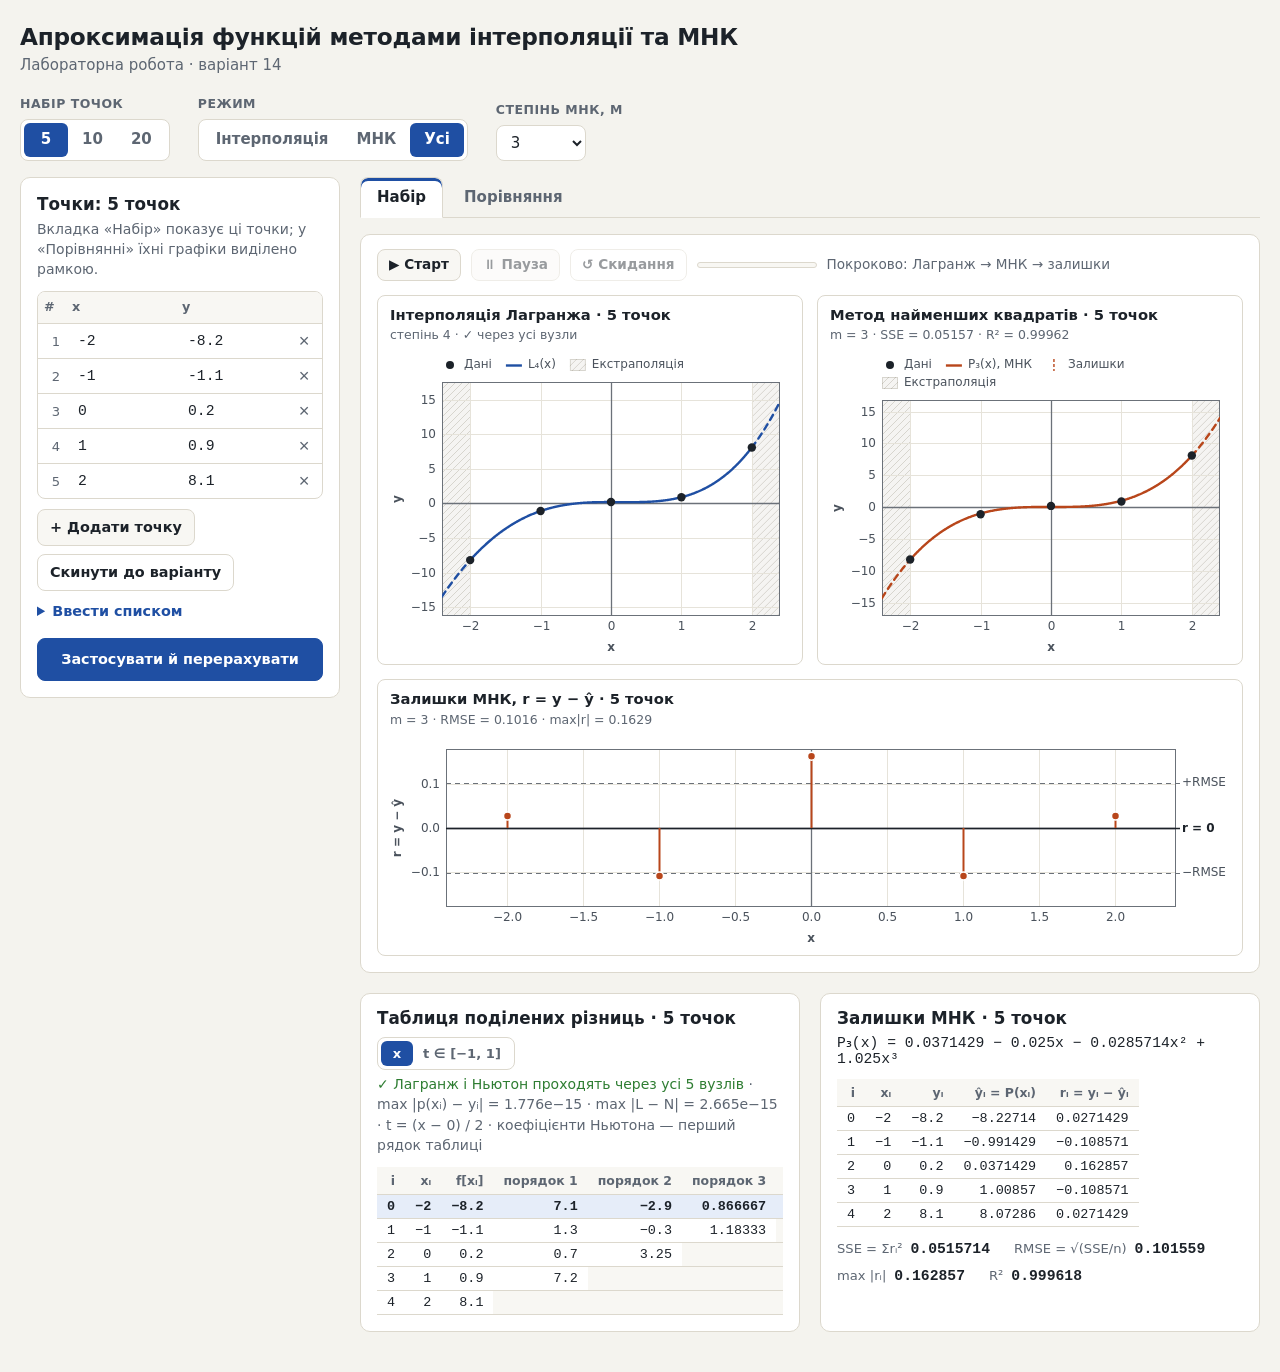
<file: index.html>
<!DOCTYPE html>
<html lang="uk">
<head>
  <meta charset="UTF-8">
  <meta name="viewport" content="width=device-width, initial-scale=1">
  <title>Апроксимація функцій — варіант 14</title>
  <link rel="stylesheet" href="style.css">
</head>
<body>
  <header class="app-header">
    <h1>Апроксимація функцій методами інтерполяції та МНК</h1>
    <p class="subtitle">Лабораторна робота · варіант 14</p>
  </header>

  <!-- Панель керування: набір, режим, степінь МНК -->
  <section class="toolbar" aria-label="Керування">
    <fieldset class="segmented">
      <legend>Набір точок</legend>
      <div class="segmented-options">
        <label><input type="radio" name="dataset" value="set5" checked><span>5</span></label>
        <label><input type="radio" name="dataset" value="set10"><span>10</span></label>
        <label><input type="radio" name="dataset" value="set20"><span>20</span></label>
      </div>
    </fieldset>

    <fieldset class="segmented">
      <legend>Режим</legend>
      <div class="segmented-options">
        <label><input type="radio" name="mode" value="interp"><span>Інтерполяція</span></label>
        <label><input type="radio" name="mode" value="lsq"><span>МНК</span></label>
        <label><input type="radio" name="mode" value="all" checked><span>Усі</span></label>
      </div>
    </fieldset>

    <label class="degree-control" data-mode="lsq">
      <span class="control-label">Степінь МНК, m</span>
      <select id="degree">
        <option value="1">1</option>
        <option value="2">2</option>
        <option value="3" selected>3</option>
        <option value="4">4</option>
      </select>
    </label>
  </section>

  <main class="layout">
    <!-- Ручний ввід точок активного набору -->
    <aside class="panel" aria-labelledby="form-title">
      <h2 id="form-title">Точки: <span id="dataset-name"></span></h2>
      <p class="hint">Вкладка «Набір» показує ці точки; у «Порівнянні» їхні графіки виділено рамкою.</p>

      <form id="points-form" novalidate>
        <div class="table-wrap points-wrap">
          <table class="points-table">
            <thead>
              <tr><th scope="col">#</th><th scope="col">x</th><th scope="col">y</th><th scope="col"><span class="sr-only">Дії</span></th></tr>
            </thead>
            <tbody id="points-body"></tbody>
          </table>
        </div>

        <div class="form-row">
          <button type="button" id="add-point" class="btn">+ Додати точку</button>
          <button type="button" id="reset-points" class="btn btn-ghost">Скинути до варіанту</button>
        </div>

        <details class="bulk">
          <summary>Ввести списком</summary>
          <label for="bulk-input">Одна точка на рядок: <code>x y</code> або <code>x;y</code></label>
          <textarea id="bulk-input" rows="6" spellcheck="false" placeholder="-2 -8.2&#10;-1;-1.1&#10;0 0.2"></textarea>
          <button type="button" id="bulk-apply" class="btn">Перенести в таблицю</button>
        </details>

        <ul id="errors" class="errors" aria-live="polite"></ul>

        <button type="submit" class="btn btn-primary">Застосувати й перерахувати</button>
        <p id="dirty-note" class="dirty-note" hidden>Є незастосовані зміни</p>
      </form>
    </aside>

    <section class="results" aria-label="Результати">
      <!-- Вкладки: активний набір / порівняння трьох наборів -->
      <div class="tabs" role="tablist" aria-label="Подання результатів">
        <button type="button" class="tab" role="tab" id="tab-focus" aria-controls="panel-focus" aria-selected="true" data-tab="focus">Набір</button>
        <button type="button" class="tab" role="tab" id="tab-compare" aria-controls="panel-compare" aria-selected="false" tabindex="-1" data-tab="compare">Порівняння</button>
      </div>

      <!-- Вкладка «Набір»: великі графіки активного набору і таблиці -->
      <div class="tab-panel" role="tabpanel" id="panel-focus" aria-labelledby="tab-focus">
        <div class="chart-row">
          <!-- Покрокова анімація: Лагранж → МНК → залишки (js/animation.js) -->
          <div class="demo-bar" role="group" aria-label="Покрокова анімація">
            <button type="button" id="demo-start" class="btn btn-sm">▶ Старт</button>
            <button type="button" id="demo-pause" class="btn btn-sm" disabled>⏸ Пауза</button>
            <button type="button" id="demo-reset" class="btn btn-sm btn-ghost" disabled>↺ Скидання</button>
            <div class="demo-track" role="progressbar" aria-label="Хід анімації" aria-valuemin="0" aria-valuemax="100" aria-valuenow="0">
              <div id="demo-progress" class="demo-fill"></div>
            </div>
            <span id="demo-status" class="demo-status"></span>
          </div>
          <div class="focus-grid">
          <figure class="chart chart-focus" data-mode="interp" data-view="focus" data-kind="lagrange">
            <figcaption><span class="chart-title"></span><span class="chart-sub"></span></figcaption>
            <canvas role="img" aria-label="Інтерполяція Лагранжа, активний набір"></canvas>
          </figure>
          <figure class="chart chart-focus" data-mode="lsq" data-view="focus" data-kind="lsq">
            <figcaption><span class="chart-title"></span><span class="chart-sub"></span></figcaption>
            <canvas role="img" aria-label="МНК, активний набір"></canvas>
          </figure>
          <figure class="chart chart-resid chart-wide" data-mode="lsq" data-view="focus" data-kind="resid">
            <figcaption><span class="chart-title"></span><span class="chart-sub"></span></figcaption>
            <canvas role="img" aria-label="Залишки МНК, активний набір"></canvas>
          </figure>
          </div>
        </div>

        <!-- Таблиці для активного набору -->
        <div class="tables">
          <section class="table-card" data-mode="interp">
            <div class="card-head">
              <h2 id="divided-title">Таблиця поділених різниць</h2>
              <fieldset class="segmented segmented-sm">
                <legend class="sr-only">Змінна таблиці</legend>
                <div class="segmented-options">
                  <label><input type="radio" name="table-space" value="x" checked><span>x</span></label>
                  <label><input type="radio" name="table-space" value="t"><span>t ∈ [−1, 1]</span></label>
                </div>
              </fieldset>
            </div>
            <p id="newton-info" class="muted"></p>
            <div class="table-wrap"><table id="divided-table" class="data-table"></table></div>
          </section>

          <section class="table-card" data-mode="lsq">
            <h2 id="residual-title">Залишки МНК</h2>
            <p id="lsq-formula" class="formula"></p>
            <div class="table-wrap"><table id="residual-table" class="data-table"></table></div>
            <dl id="lsq-summary" class="summary"></dl>
          </section>
        </div>
      </div>

      <!-- Вкладка «Порівняння»: 6 полотен, кожне зі своїм автомасштабом -->
      <div class="tab-panel" role="tabpanel" id="panel-compare" aria-labelledby="tab-compare" hidden>
        <div class="chart-row" data-mode="interp">
          <h2 class="row-title"><span class="swatch swatch-curve"></span>Інтерполяція Лагранжа</h2>
          <div class="chart-grid">
          <figure class="chart" data-view="compare" data-kind="lagrange" data-set="set5">
            <figcaption><span class="chart-title"></span><span class="chart-sub"></span></figcaption>
            <canvas role="img" aria-label="Інтерполяція Лагранжа, 5 точок"></canvas>
          </figure>
          <figure class="chart" data-view="compare" data-kind="lagrange" data-set="set10">
            <figcaption><span class="chart-title"></span><span class="chart-sub"></span></figcaption>
            <canvas role="img" aria-label="Інтерполяція Лагранжа, 8 точок"></canvas>
          </figure>
          <figure class="chart" data-view="compare" data-kind="lagrange" data-set="set20">
            <figcaption><span class="chart-title"></span><span class="chart-sub"></span></figcaption>
            <canvas role="img" aria-label="Інтерполяція Лагранжа, 20 точок"></canvas>
          </figure>
          </div>
        </div>

        <div class="chart-row" data-mode="lsq">
          <h2 class="row-title"><span class="swatch swatch-lsq"></span>Метод найменших квадратів · <span id="compare-degree">m = 3</span> для всіх наборів</h2>
          <div class="chart-grid">
          <figure class="chart" data-view="compare" data-kind="lsq" data-set="set5">
            <figcaption><span class="chart-title"></span><span class="chart-sub"></span></figcaption>
            <canvas role="img" aria-label="МНК, 5 точок"></canvas>
          </figure>
          <figure class="chart" data-view="compare" data-kind="lsq" data-set="set10">
            <figcaption><span class="chart-title"></span><span class="chart-sub"></span></figcaption>
            <canvas role="img" aria-label="МНК, 8 точок"></canvas>
          </figure>
          <figure class="chart" data-view="compare" data-kind="lsq" data-set="set20">
            <figcaption><span class="chart-title"></span><span class="chart-sub"></span></figcaption>
            <canvas role="img" aria-label="МНК, 20 точок"></canvas>
          </figure>
          </div>
        </div>
      </div>
    </section>
  </main>

  <div id="tooltip" class="tooltip" role="tooltip" hidden></div>

  <!-- Звичайні скрипти (без type="module"): сторінка працює з диска, без сервера.
       Порядок важливий: дані → обчислення → анімація → графіки → головний модуль. -->
  <script src="js/data.js"></script>
  <script src="js/lagrange.js"></script>
  <script src="js/lsq.js"></script>
  <script src="js/validation.js"></script>
  <script src="js/animation.js"></script>
  <script src="js/plot.js"></script>
  <script src="js/main.js"></script>
</body>
</html>
</file>
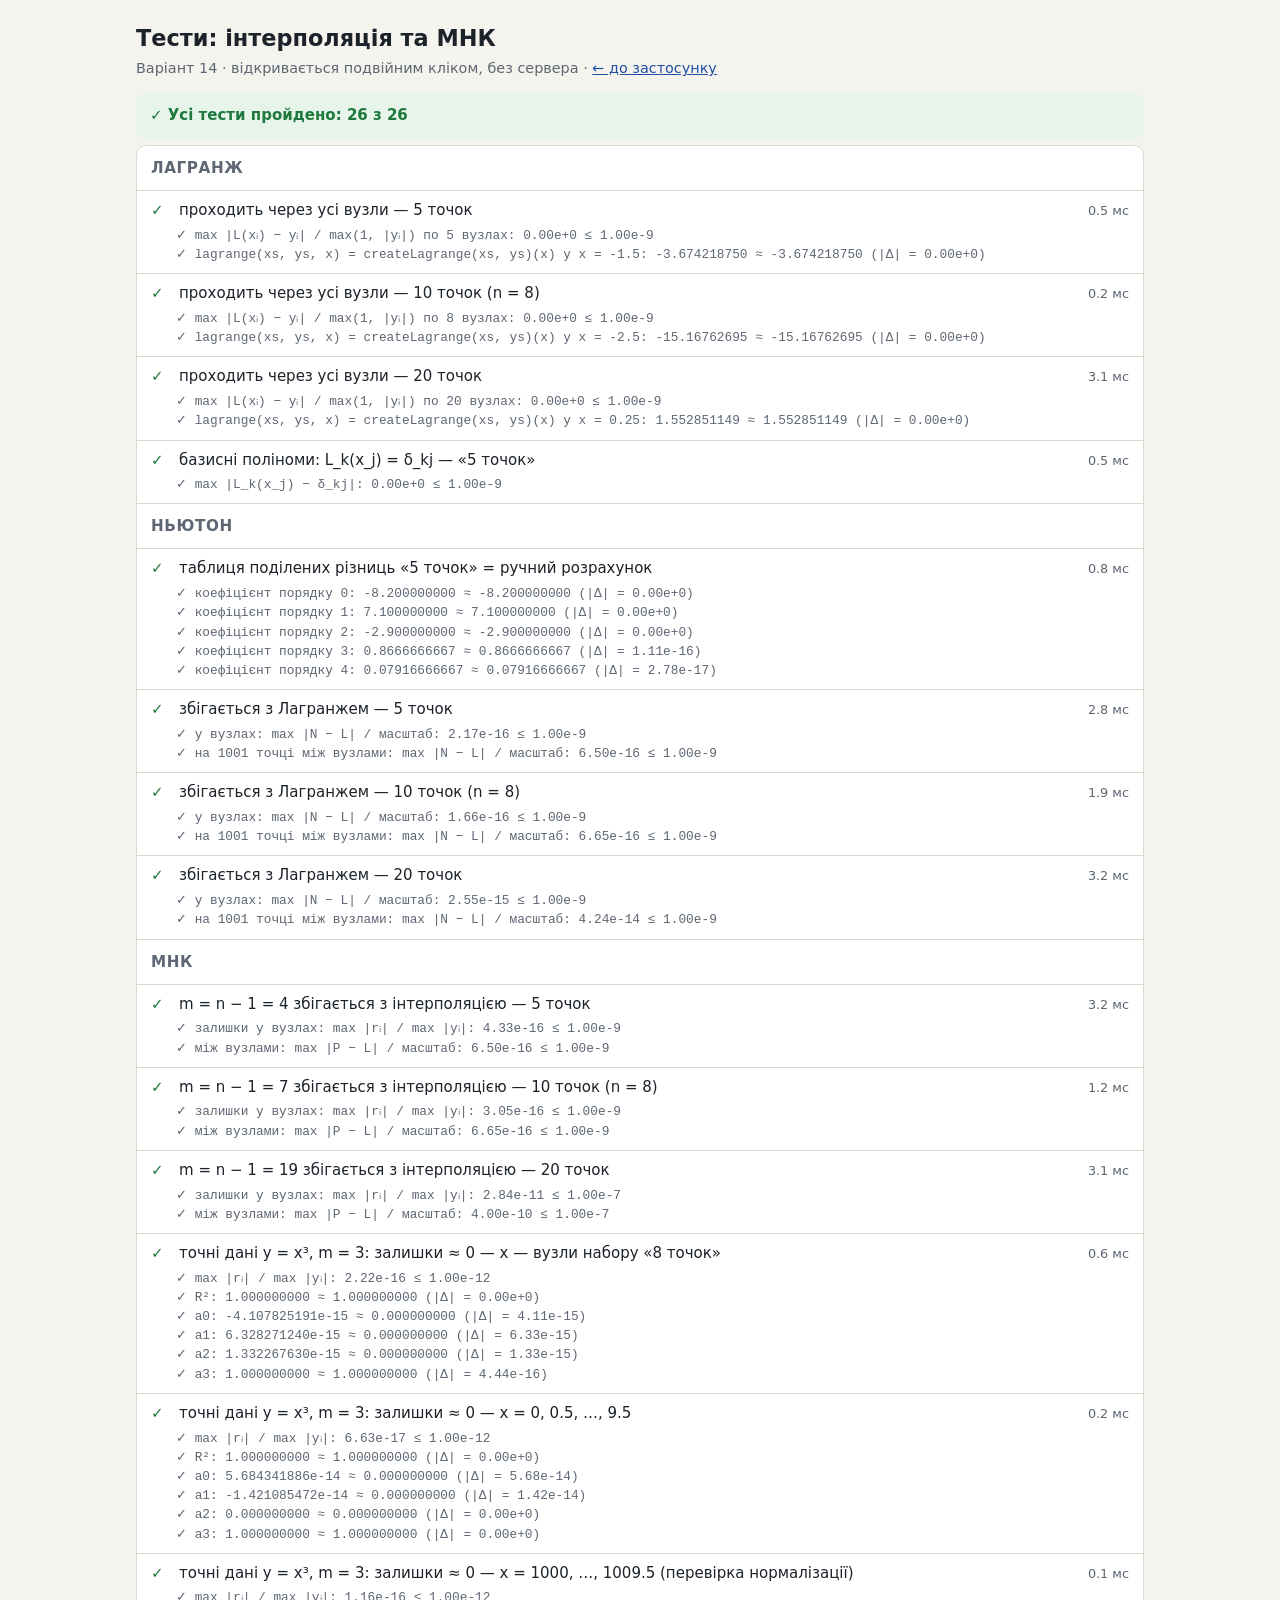
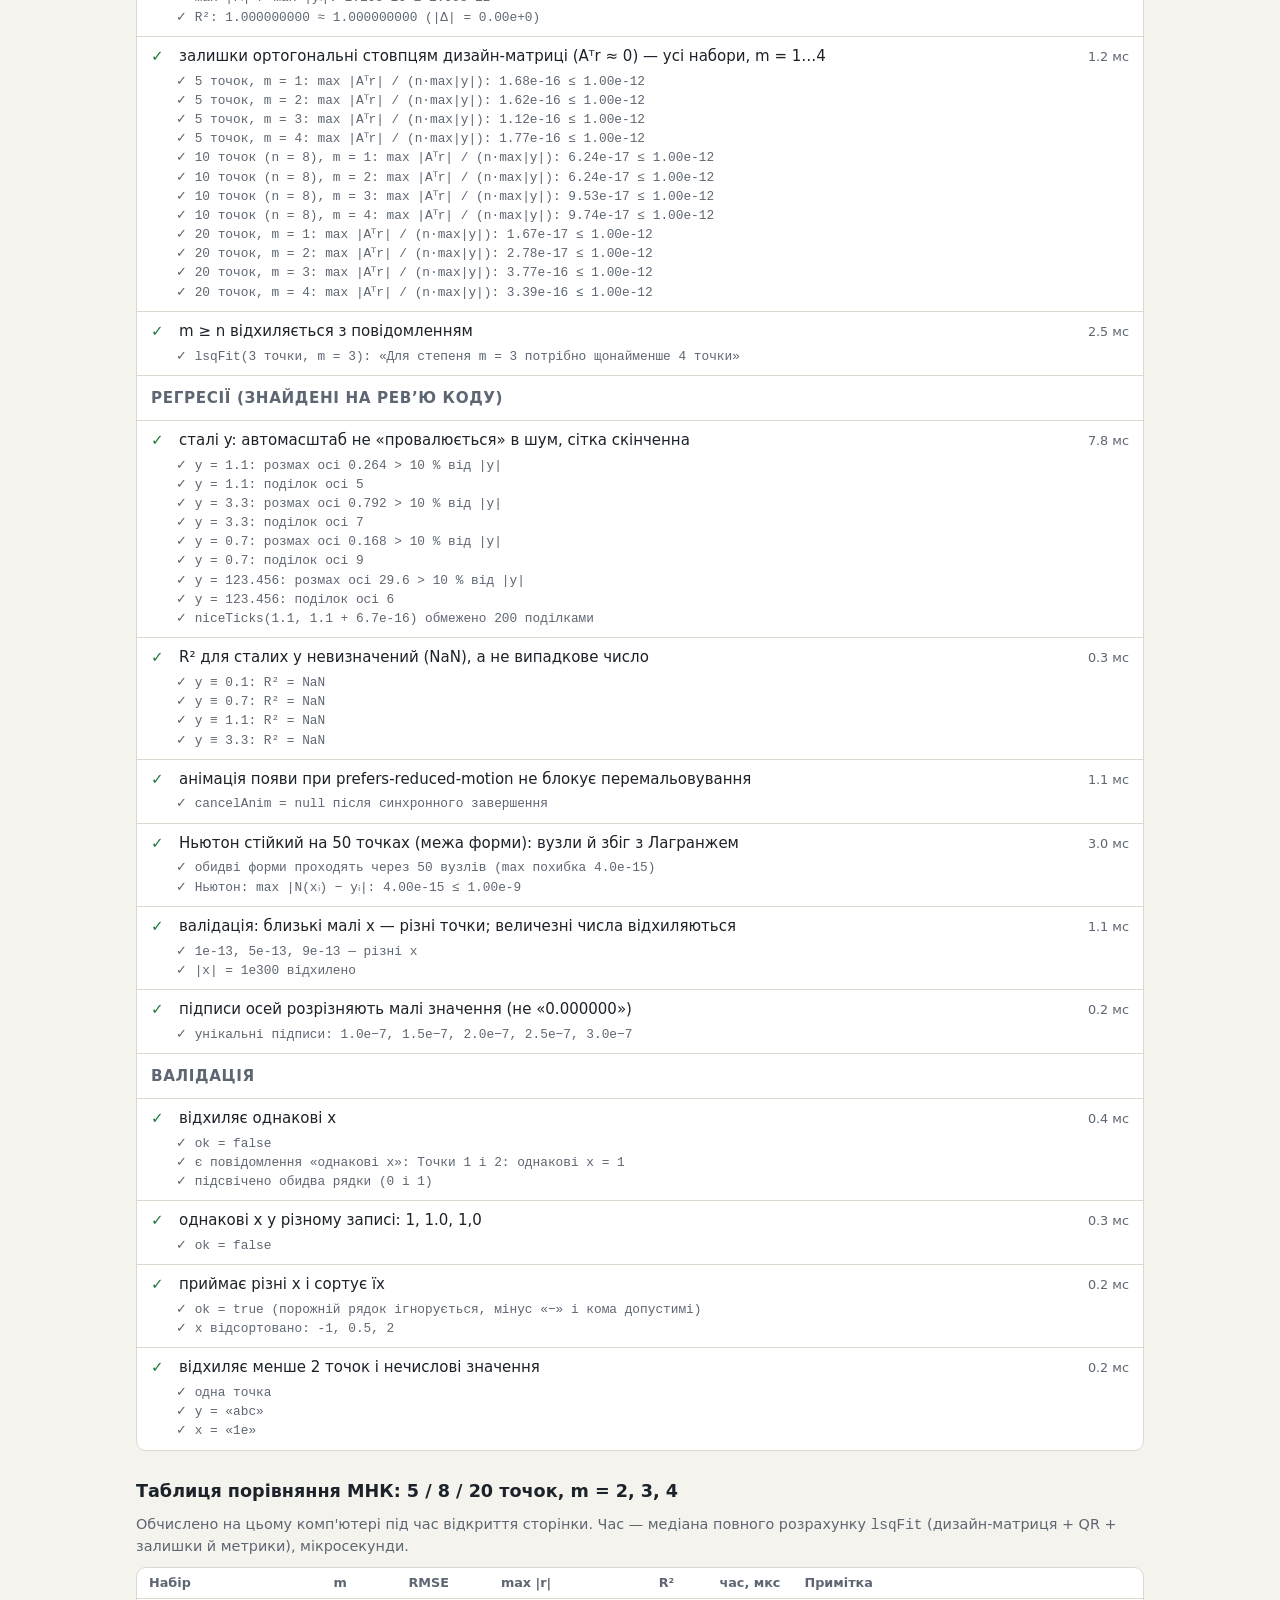
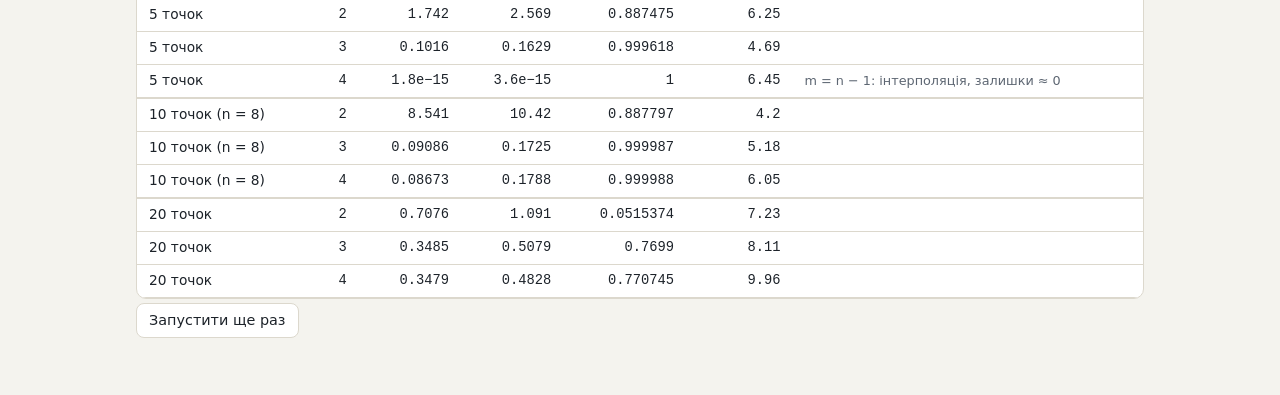
<file: tests.html>
<!DOCTYPE html>
<html lang="uk">
<head>
  <meta charset="UTF-8">
  <meta name="viewport" content="width=device-width, initial-scale=1">
  <title>Тести — апроксимація, варіант 14</title>
  <style>
    :root {
      --bg: #f4f3ee; --surface: #fff; --text: #1c2229; --muted: #5d6672; --border: #dcd8cd;
      --ok: #1e7a3c; --ok-bg: #e6f4ea; --fail: #b3261e; --fail-bg: #fdecea; --accent: #1f4fa3;
      --mono: ui-monospace, "Cascadia Mono", Consolas, "Liberation Mono", monospace;
      color-scheme: light;
    }
    @media (prefers-color-scheme: dark) {
      :root {
        --bg: #14171b; --surface: #1c2025; --text: #e6e8eb; --muted: #9aa3ad; --border: #333a42;
        --ok: #81c784; --ok-bg: #1d3324; --fail: #ff8a80; --fail-bg: #3a1f1d; --accent: #7ea8ff;
        color-scheme: dark;
      }
    }
    * { box-sizing: border-box; }
    body { margin: 0; background: var(--bg); color: var(--text); font: 15px/1.45 system-ui, -apple-system, "Segoe UI", Roboto, Arial, sans-serif; }
    main { max-width: 1040px; margin: 0 auto; padding: 22px 16px 48px; }
    h1 { font-size: 1.4rem; margin: 0 0 4px; }
    h2 { font-size: 1.1rem; margin: 28px 0 10px; }
    h3 { font-size: 0.95rem; margin: 18px 0 6px; color: var(--muted); text-transform: uppercase; letter-spacing: 0.04em; }
    p { margin: 4px 0 10px; }
    .muted { color: var(--muted); font-size: 0.9rem; }
    a { color: var(--accent); }
    .summary { display: flex; align-items: center; gap: 12px; flex-wrap: wrap; padding: 12px 14px; border-radius: 10px; margin: 14px 0 6px; font-weight: 600; }
    .summary.ok { background: var(--ok-bg); color: var(--ok); }
    .summary.fail { background: var(--fail-bg); color: var(--fail); }
    button { font: inherit; font-size: 0.9rem; padding: 6px 12px; border-radius: 8px; border: 1px solid var(--border); background: var(--surface); color: var(--text); cursor: pointer; }
    button:hover { border-color: var(--accent); }
    .tests { list-style: none; padding: 0; margin: 0; background: var(--surface); border: 1px solid var(--border); border-radius: 10px; overflow: hidden; }
    .tests li { padding: 9px 14px; border-top: 1px solid var(--border); }
    .tests li:first-child { border-top: 0; }
    .tests .head { display: flex; gap: 10px; align-items: baseline; }
    .tests .mark { font-weight: 700; width: 1.2em; flex: none; }
    .tests .pass .mark { color: var(--ok); }
    .tests .fail .mark { color: var(--fail); }
    .tests .name { flex: 1; }
    .tests .time { color: var(--muted); font-size: 0.8rem; font-variant-numeric: tabular-nums; }
    .tests .details { margin: 4px 0 0 1.95em; font: 0.8rem/1.5 var(--mono); color: var(--muted); white-space: pre-wrap; }
    .tests .fail .details { color: var(--fail); }
    .table-wrap { overflow-x: auto; background: var(--surface); border: 1px solid var(--border); border-radius: 10px; }
    table { border-collapse: collapse; width: 100%; font-variant-numeric: tabular-nums; }
    th, td { padding: 6px 12px; text-align: right; border-bottom: 1px solid var(--border); white-space: nowrap; }
    th { font-size: 0.8rem; color: var(--muted); font-weight: 600; }
    td { font-family: var(--mono); font-size: 0.86rem; }
    td.set, th.set { text-align: left; font-family: inherit; }
    tr.group td { border-top: 2px solid var(--border); }
    td.note { text-align: left; font-family: inherit; font-size: 0.8rem; color: var(--muted); white-space: normal; }
  </style>
</head>
<body>
<main>
  <h1>Тести: інтерполяція та МНК</h1>
  <p class="muted">Варіант 14 · відкривається подвійним кліком, без сервера · <a href="index.html">← до застосунку</a></p>

  <div id="summary" class="summary" role="status" aria-live="polite">Тести виконуються…</div>
  <ul id="results" class="tests" aria-label="Результати тестів"></ul>

  <h2>Таблиця порівняння МНК: 5 / 8 / 20 точок, m = 2, 3, 4</h2>
  <p class="muted">Обчислено на цьому комп'ютері під час відкриття сторінки. Час — медіана повного розрахунку
    <code>lsqFit</code> (дизайн-матриця + QR + залишки й метрики), мікросекунди.</p>
  <div class="table-wrap">
    <table id="compare-table">
      <thead>
        <tr><th class="set">Набір</th><th>m</th><th>RMSE</th><th>max |r|</th><th>R²</th><th>час, мкс</th><th class="set">Примітка</th></tr>
      </thead>
      <tbody></tbody>
    </table>
  </div>
  <p><button type="button" id="rerun">Запустити ще раз</button></p>
</main>

<!-- Ті самі модулі, що й у застосунку (звичайні скрипти, без import) -->
<script src="js/data.js"></script>
<script src="js/lagrange.js"></script>
<script src="js/lsq.js"></script>
<script src="js/validation.js"></script>
<script src="js/animation.js"></script>
<script src="js/plot.js"></script>
<script>
/**
 * Мінімальний тест-раннер: suite / test / expect*.
 * Кожна перевірка записує рядок з фактичним значенням і допуском —
 * у звіті видно не лише «пройшов», а й наскільки.
 */
(function () {
  'use strict';
  const A = window.Approx;
  const registry = [];
  let currentSuite = '';

  function suite(name, body) { currentSuite = name; body(); currentSuite = ''; }
  function test(name, body) { registry.push({ suite: currentSuite, name: name, body: body }); }

  /** Помилка перевірки, що зупиняє тест. */
  class AssertionError extends Error {}

  /** Контекст одного тесту: перевірки додають рядки до details. */
  function makeExpect(details) {
    const e = (v) => (Number.isFinite(v) ? v.toExponential(2) : String(v));
    return {
      /** |actual| ≤ limit */
      atMost(actual, limit, label) {
        const ok = Math.abs(actual) <= limit;
        details.push((ok ? '✓ ' : '✗ ') + label + ': ' + e(Math.abs(actual)) + ' ≤ ' + e(limit));
        if (!ok) throw new AssertionError(label);
      },
      /** |actual − expected| ≤ tol */
      close(actual, expected, tol, label) {
        const d = Math.abs(actual - expected);
        const ok = d <= tol;
        details.push((ok ? '✓ ' : '✗ ') + label + ': ' + actual.toPrecision(10) + ' ≈ ' + expected.toPrecision(10) + ' (|Δ| = ' + e(d) + ')');
        if (!ok) throw new AssertionError(label);
      },
      truthy(value, label) {
        details.push((value ? '✓ ' : '✗ ') + label);
        if (!value) throw new AssertionError(label);
      },
      /** Функція має кинути виняток. */
      throws(fn, label) {
        let thrown = null;
        try { fn(); } catch (err) { thrown = err; }
        details.push((thrown ? '✓ ' : '✗ ') + label + (thrown ? ': «' + thrown.message + '»' : ': винятку немає'));
        if (!thrown) throw new AssertionError(label);
      }
    };
  }

  // ---------- Допоміжне ----------

  const SETS = A.SET_KEYS.map((key) => {
    const pts = A.DATASETS[key].points;
    return { key: key, name: A.DATASETS[key].short, xs: pts.map((p) => p.x), ys: pts.map((p) => p.y) };
  });

  /** Рівномірна сітка з count + 1 точок на [a, b]. */
  function grid(a, b, count) {
    const out = [];
    for (let i = 0; i <= count; i++) out.push(a + (b - a) * i / count);
    return out;
  }

  /** max |f(x) − g(x)| на сітці і масштаб max |g(x)| (для відносного допуску). */
  function maxDiff(f, g, xs) {
    let d = 0, scale = 0;
    xs.forEach((x) => { d = Math.max(d, Math.abs(f(x) - g(x))); scale = Math.max(scale, Math.abs(g(x))); });
    return { d: d, scale: Math.max(1, scale) };
  }

  const rows = (pairs) => pairs.map((p) => ({ xRaw: p[0], yRaw: p[1] }));

  // ======================================================================
  // Тести
  // ======================================================================

  const TOL = 1e-9; // відносний допуск для подвійної точності

  suite('Лагранж', () => {
    SETS.forEach((s) => {
      test('проходить через усі вузли — ' + s.name, (expect) => {
        const L = A.createLagrange(s.xs, s.ys);
        let worst = 0;
        s.xs.forEach((x, i) => { worst = Math.max(worst, Math.abs(L(x) - s.ys[i]) / Math.max(1, Math.abs(s.ys[i]))); });
        expect.atMost(worst, TOL, 'max |L(xᵢ) − yᵢ| / max(1, |yᵢ|) по ' + s.xs.length + ' вузлах');
        // Одноточковий виклик за формулою p(x) = Σ y_k·L_k(x) дає те саме
        const mid = (s.xs[0] + s.xs[1]) / 2;
        expect.close(A.lagrange(s.xs, s.ys, mid), L(mid), TOL, 'lagrange(xs, ys, x) = createLagrange(xs, ys)(x) у x = ' + mid);
      });
    });

    test('базисні поліноми: L_k(x_j) = δ_kj — «5 точок»', (expect) => {
      const s = SETS[0];
      const L = A.createLagrange(s.xs, s.ys);
      let worst = 0;
      s.xs.forEach((_, k) => s.xs.forEach((xj, j) => { worst = Math.max(worst, Math.abs(L.basis(k, xj) - (k === j ? 1 : 0))); }));
      expect.atMost(worst, TOL, 'max |L_k(x_j) − δ_kj|');
    });
  });

  suite('Ньютон', () => {
    test('таблиця поділених різниць «5 точок» = ручний розрахунок', (expect) => {
      const s = SETS[0];
      const newton = A.buildNewton(s.xs, s.ys);
      // f[x₀]=−8.2; f[x₀,x₁]=7.1; f[x₀..x₂]=−2.9; f[x₀..x₃]=13/15; f[x₀..x₄]=19/240
      const hand = [-8.2, 7.1, -2.9, 13 / 15, 19 / 240];
      hand.forEach((v, k) => expect.close(newton.coeffsX[k], v, 1e-12, 'коефіцієнт порядку ' + k));
    });

    SETS.forEach((s) => {
      test('збігається з Лагранжем — ' + s.name, (expect) => {
        const interp = A.createInterpolant(s.xs, s.ys);
        const a = Math.min.apply(null, s.xs), b = Math.max.apply(null, s.xs);
        const atNodes = maxDiff(interp.newton, interp.lagrange, s.xs);
        const between = maxDiff(interp.newton, interp.lagrange, grid(a, b, 1000));
        expect.atMost(atNodes.d / atNodes.scale, TOL, 'у вузлах: max |N − L| / масштаб');
        expect.atMost(between.d / between.scale, TOL, 'на 1001 точці між вузлами: max |N − L| / масштаб');
      });
    });
  });

  suite('МНК', () => {
    SETS.forEach((s) => {
      const m = s.xs.length - 1;
      test('m = n − 1 = ' + m + ' збігається з інтерполяцією — ' + s.name, (expect) => {
        const fit = A.lsqFit(s.xs, s.ys, m);
        const L = A.createLagrange(s.xs, s.ys);
        const scale = Math.max.apply(null, s.ys.map(Math.abs));
        // Високий степінь (m = 19) гірше обумовлений, тому допуск ширший — але все одно ≪ даних
        const tol = m > 10 ? 1e-7 : TOL;
        expect.atMost(fit.maxAbs / scale, tol, 'залишки у вузлах: max |rᵢ| / max |yᵢ|');
        const a = Math.min.apply(null, s.xs), b = Math.max.apply(null, s.xs);
        const between = maxDiff(fit.evaluate, L, grid(a, b, 1000));
        expect.atMost(between.d / between.scale, tol, 'між вузлами: max |P − L| / масштаб');
      });
    });

    [
      { name: 'x — вузли набору «8 точок»', xs: SETS[1].xs },
      { name: 'x = 0, 0.5, …, 9.5', xs: SETS[2].xs },
      { name: 'x = 1000, …, 1009.5 (перевірка нормалізації)', xs: SETS[2].xs.map((x) => x + 1000) }
    ].forEach((c) => {
      test('точні дані y = x³, m = 3: залишки ≈ 0 — ' + c.name, (expect) => {
        const ys = c.xs.map((x) => x * x * x);
        const fit = A.lsqFit(c.xs, ys, 3);
        const scale = Math.max.apply(null, ys.map(Math.abs));
        expect.atMost(fit.maxAbs / scale, 1e-12, 'max |rᵢ| / max |yᵢ|');
        expect.close(fit.R2, 1, 1e-12, 'R²');
        // Коефіцієнти в x показуємо лише для x біля нуля: при x ~ 1000 перерахунок t → x
        // множить малі похибки на 1000³, це нормально — значення рахуються в t
        if (c.xs[0] < 100) {
          [0, 0, 0, 1].forEach((v, j) => expect.close(fit.coeffs[j], v, 1e-9, 'a' + j));
        }
      });
    });

    test('залишки ортогональні стовпцям дизайн-матриці (Aᵀr ≈ 0) — усі набори, m = 1…4', (expect) => {
      SETS.forEach((s) => {
        for (let m = 1; m <= 4; m++) {
          const fit = A.lsqFit(s.xs, s.ys, m);
          const scale = Math.max.apply(null, s.ys.map(Math.abs)) * s.xs.length;
          expect.atMost(fit.orthogonality / scale, 1e-12, s.name + ', m = ' + m + ': max |Aᵀr| / (n·max|y|)');
        }
      });
    });

    test('m ≥ n відхиляється з повідомленням', (expect) => {
      expect.throws(() => A.lsqFit([0, 1, 2], [1, 2, 3], 3), 'lsqFit(3 точки, m = 3)');
    });
  });

  suite('Регресії (знайдені на рев’ю коду)', () => {
    test('сталі y: автомасштаб не «провалюється» в шум, сітка скінченна', (expect) => {
      [1.1, 3.3, 0.7, 123.456].forEach((c) => {
        const xs = [0, 1, 2, 3, 4], ys = xs.map(() => c);
        const fit = A.lsqFit(xs, ys, 3); // крива має шум округлення ~1e-16
        const plot = new A.Plot(document.createElement('canvas'));
        plot.setData({ points: xs.map((x) => ({ x: x, y: c })), curves: [{ key: 'model', label: 'P', fn: fit.evaluate }] });
        const b = plot.bounds;
        expect.truthy((b.yMax - b.yMin) > 0.1 * Math.abs(c), 'y = ' + c + ': розмах осі ' + (b.yMax - b.yMin).toPrecision(3) + ' > 10 % від |y|');
        const ticks = A.niceTicks(b.yMin, b.yMax, 8).values.length;
        expect.truthy(ticks > 0 && ticks <= 200, 'y = ' + c + ': поділок осі ' + ticks);
      });
      // Запобіжник циклу сітки: крок 1e-16 при значеннях ~1 не зациклюється
      expect.truthy(A.niceTicks(1.1, 1.1 + 6.7e-16, 8).values.length <= 200, 'niceTicks(1.1, 1.1 + 6.7e-16) обмежено 200 поділками');
    });

    test('R² для сталих y невизначений (NaN), а не випадкове число', (expect) => {
      [0.1, 0.7, 1.1, 3.3].forEach((c) => {
        const fit = A.lsqFit([0, 1, 2, 3, 4], [c, c, c, c, c], 3);
        expect.truthy(Number.isNaN(fit.R2), 'y ≡ ' + c + ': R² = ' + fit.R2);
      });
    });

    test('анімація появи при prefers-reduced-motion не блокує перемальовування', (expect) => {
      const orig = A.Animation.animate;
      // Імітуємо reduced motion: animate() завершується синхронно, onDone — до повернення
      A.Animation.animate = (d, onFrame, onDone) => { onFrame(1); onDone(); return () => {}; };
      try {
        const plot = new A.Plot(document.createElement('canvas'));
        plot.setData({ points: [{ x: 0, y: 0 }, { x: 1, y: 1 }] });
        plot.animate();
        expect.truthy(plot.cancelAnim === null, 'cancelAnim = null після синхронного завершення');
      } finally {
        A.Animation.animate = orig;
      }
    });

    test('Ньютон стійкий на 50 точках (межа форми): вузли й збіг з Лагранжем', (expect) => {
      const xs = Array.from({ length: 50 }, (_, i) => +(i * 0.2).toFixed(1));
      const ys = xs.map((x) => +Math.cos(x).toFixed(3));
      const interp = A.createInterpolant(xs, ys);
      const check = A.verifyNodes(interp);
      expect.truthy(check.ok, 'обидві форми проходять через 50 вузлів (max похибка ' + check.maxError.toExponential(1) + ')');
      expect.atMost(check.newton.maxError, 1e-9, 'Ньютон: max |N(xᵢ) − yᵢ|');
    });

    test('валідація: близькі малі x — різні точки; величезні числа відхиляються', (expect) => {
      expect.truthy(A.validatePoints(rows([['1e-13', '1'], ['5e-13', '2'], ['9e-13', '3']])).ok, '1e-13, 5e-13, 9e-13 — різні x');
      expect.truthy(!A.validatePoints(rows([['1e300', '1'], ['2', '2']])).ok, '|x| = 1e300 відхилено');
    });

    test('підписи осей розрізняють малі значення (не «0.000000»)', (expect) => {
      const t = A.niceTicks(1e-7, 3e-7, 5);
      const labels = t.values.map((v) => A.formatTick(v, t.step));
      expect.truthy(new Set(labels).size === labels.length, 'унікальні підписи: ' + labels.join(', '));
    });
  });

  suite('Валідація', () => {
    test('відхиляє однакові x', (expect) => {
      const r = A.validatePoints(rows([['1', '2'], ['1', '5'], ['2', '0']]));
      expect.truthy(!r.ok, 'ok = false');
      expect.truthy(r.errors.some((e) => e.message && /однакові x/.test(e.message)), 'є повідомлення «однакові x»: ' + r.errors.map((e) => e.message).filter(Boolean).join('; '));
      expect.truthy(r.errors.some((e) => e.row === 0) && r.errors.some((e) => e.row === 1), 'підсвічено обидва рядки (0 і 1)');
    });

    test('однакові x у різному записі: 1, 1.0, 1,0', (expect) => {
      const r = A.validatePoints(rows([['1', '2'], ['1.0', '3'], ['1,0', '4']]));
      expect.truthy(!r.ok, 'ok = false');
    });

    test('приймає різні x і сортує їх', (expect) => {
      const r = A.validatePoints(rows([['2', '8'], ['−1', '−1'], ['0,5', '0.125'], ['', '']]));
      expect.truthy(r.ok, 'ok = true (порожній рядок ігнорується, мінус «−» і кома допустимі)');
      expect.truthy(r.points.map((p) => p.x).join() === '-1,0.5,2', 'x відсортовано: ' + r.points.map((p) => p.x).join(', '));
    });

    test('відхиляє менше 2 точок і нечислові значення', (expect) => {
      expect.truthy(!A.validatePoints(rows([['1', '2']])).ok, 'одна точка');
      expect.truthy(!A.validatePoints(rows([['1', 'abc'], ['2', '3']])).ok, 'y = «abc»');
      expect.truthy(!A.validatePoints(rows([['1e', '1'], ['2', '3']])).ok, 'x = «1e»');
    });
  });

  // ======================================================================
  // Запуск і звіт
  // ======================================================================

  function runTests() {
    const list = document.getElementById('results');
    list.textContent = '';
    let passed = 0;
    const results = [];
    let lastSuite = null;

    registry.forEach((t) => {
      if (t.suite !== lastSuite) {
        const h = document.createElement('li');
        h.innerHTML = '<h3 style="margin:2px 0"></h3>';
        h.firstChild.textContent = t.suite;
        list.appendChild(h);
        lastSuite = t.suite;
      }
      const details = [];
      const t0 = performance.now();
      let error = null;
      try { t.body(makeExpect(details)); } catch (err) { error = err; }
      const ms = performance.now() - t0;
      if (error && !(error instanceof AssertionError)) details.push('✗ виняток: ' + error.message);
      const ok = !error;
      if (ok) passed++;
      results.push({ suite: t.suite, name: t.name, ok: ok, details: details });

      const li = document.createElement('li');
      li.className = ok ? 'pass' : 'fail';
      li.innerHTML = '<div class="head"><span class="mark"></span><span class="name"></span><span class="time"></span></div><div class="details"></div>';
      li.querySelector('.mark').textContent = ok ? '✓' : '✗';
      li.querySelector('.name').textContent = t.name;
      li.querySelector('.time').textContent = ms.toFixed(1) + ' мс';
      li.querySelector('.details').textContent = details.join('\n');
      list.appendChild(li);
    });

    const total = registry.length;
    const summary = document.getElementById('summary');
    const allOk = passed === total;
    summary.className = 'summary ' + (allOk ? 'ok' : 'fail');
    summary.textContent = (allOk ? '✓ Усі тести пройдено: ' : '✗ Пройдено ') + passed + ' з ' + total;
    document.title = (allOk ? '✓ ' : '✗ ') + passed + '/' + total + ' — тести';
    window.testResults = { passed: passed, total: total, results: results };
  }

  /** Медіана часу одного виклику fn, мкс (повтори пачками ≥ 5 мс, щоб обійти грубий таймер). */
  function timeMicro(fn) {
    let reps = 1;
    for (;;) { // підбираємо розмір пачки
      const t0 = performance.now();
      for (let i = 0; i < reps; i++) fn();
      if (performance.now() - t0 >= 5 || reps >= 1 << 20) break;
      reps *= 2;
    }
    const samples = [];
    for (let k = 0; k < 7; k++) {
      const t0 = performance.now();
      for (let i = 0; i < reps; i++) fn();
      samples.push((performance.now() - t0) * 1000 / reps);
    }
    samples.sort((a, b) => a - b);
    return samples[3];
  }

  function fmt(v, digits) {
    if (!Number.isFinite(v)) return '—';
    if (v === 0) return '0';
    const a = Math.abs(v);
    return (a < 1e-4 ? v.toExponential(1) : String(Number(v.toPrecision(digits || 4)))).replace('-', '−');
  }

  function buildComparisonTable() {
    const tbody = document.querySelector('#compare-table tbody');
    tbody.textContent = '';
    // Прогрів: перші виклики повільніші через JIT-компіляцію і спотворили б першу клітинку
    for (let k = 0; k < 300; k++) SETS.forEach((s) => [2, 3, 4].forEach((m) => { if (m < s.xs.length) A.lsqFit(s.xs, s.ys, m); }));
    const table = [];
    SETS.forEach((s, si) => {
      [2, 3, 4].forEach((m, mi) => {
        const tr = document.createElement('tr');
        if (mi === 0 && si > 0) tr.className = 'group';
        const n = s.xs.length;
        let cells;
        if (m >= n) {
          cells = [s.name, m, '—', '—', '—', '—', 'потрібно ≥ ' + (m + 1) + ' точок'];
        } else {
          const fit = A.lsqFit(s.xs, s.ys, m);
          const us = timeMicro(() => A.lsqFit(s.xs, s.ys, m));
          const note = m === n - 1 ? 'm = n − 1: інтерполяція, залишки ≈ 0' : '';
          cells = [s.name, m, fmt(fit.RMSE), fmt(fit.maxAbs), fmt(fit.R2, 6), fmt(us, 3), note];
          table.push({ set: s.name, m: m, RMSE: fit.RMSE, maxAbs: fit.maxAbs, R2: fit.R2, us: us });
        }
        cells.forEach((c, i) => {
          const td = document.createElement('td');
          td.textContent = String(c);
          if (i === 0) td.className = 'set';
          if (i === 6) td.className = 'note';
          tr.appendChild(td);
        });
        tbody.appendChild(tr);
      });
    });
    window.comparisonTable = table;
  }

  function runAll() {
    runTests();
    // Таблиця — після тестів, щоб звіт з'явився одразу
    setTimeout(buildComparisonTable, 30);
  }

  document.getElementById('rerun').addEventListener('click', runAll);
  runAll();
})();
</script>
</body>
</html>
</file>
<file: style.css>
/* style.css — стилі сторінки лабораторної: світла й темна теми, сітка графіків, форма */

/* ---------- Кольори та шрифти (CSS-змінні; plot.js читає кольори графіків звідси) ---------- */
:root {
  --bg: #f4f3ee;
  --surface: #ffffff;
  --surface-2: #f8f7f3;
  --text: #1c2229;
  --muted: #5d6672;
  --border: #dcd8cd;
  --accent: #1f4fa3;
  --accent-text: #ffffff;
  --accent-soft: #e6edf9;
  --danger: #b3261e;
  --danger-bg: #fdecea;

  --chart-bg: #ffffff;
  --chart-grid: #e6e3da;
  --chart-axis: #6b7179;        /* контраст з білим ≈ 4.9:1 */
  --chart-text: #4a525c;        /* ≈ 7.9:1 */
  --c-point: #1c2229;
  --c-curve: #1f4fa3;           /* синій, ≈ 8:1 */
  --c-lsq: #b8461b;             /* помаранчево-цегляний, ≈ 5.2:1; пара синій/помаранчевий розрізняється при дальтонізмі */
  --c-residual: #b8461b;
  --c-extrap-bg: rgba(110, 100, 80, 0.07);
  --c-extrap-line: rgba(110, 100, 80, 0.22);
  --c-guide: #6b7179;
  --c-zero: #1c2229;
  --c-highlight: #c2185b;       /* малиновий: новий вузол / відрізок, що росте; ≈ 5.9:1 */

  --font-ui: system-ui, -apple-system, "Segoe UI", Roboto, "Helvetica Neue", Arial, sans-serif;
  --font-mono: ui-monospace, "Cascadia Mono", Consolas, "Liberation Mono", monospace;
  --radius: 10px;
  color-scheme: light;
}

@media (prefers-color-scheme: dark) {
  :root {
    --bg: #14171b;
    --surface: #1c2025;
    --surface-2: #22272d;
    --text: #e6e8eb;
    --muted: #9aa3ad;
    --border: #333a42;
    --accent: #7ea8ff;
    --accent-text: #0d1420;
    --accent-soft: #23314a;
    --danger: #ff8a80;
    --danger-bg: #3a1f1d;

    --chart-bg: #1c2025;
    --chart-grid: #2c3138;
    --chart-axis: #858d97;
    --chart-text: #aab2bc;
    --c-point: #eef0f2;
    --c-curve: #7ea8ff;
    --c-lsq: #ff9a66;
    --c-residual: #ff9a66;
    --c-extrap-bg: rgba(200, 190, 170, 0.06);
    --c-extrap-line: rgba(200, 190, 170, 0.18);
    --c-guide: #858d97;
    --c-zero: #e6e8eb;
    --c-highlight: #ff6fae;
    color-scheme: dark;
  }
}

/* ---------- Базові стилі ---------- */
*, *::before, *::after { box-sizing: border-box; }
[hidden] { display: none !important; }

body {
  margin: 0;
  background: var(--bg);
  color: var(--text);
  font: 15px/1.45 var(--font-ui);
}

h1, h2 { margin: 0; line-height: 1.25; }
h2 { font-size: 1.05rem; font-weight: 650; }
code { font-family: var(--font-mono); font-size: 0.9em; }

.sr-only {
  position: absolute; width: 1px; height: 1px; padding: 0; margin: -1px;
  overflow: hidden; clip: rect(0 0 0 0); white-space: nowrap; border: 0;
}

.muted, .hint { color: var(--muted); font-size: 0.875rem; margin: 4px 0 12px; }

/* ---------- Шапка ---------- */
.app-header {
  max-width: 1560px;
  margin: 0 auto;
  padding: 22px 20px 10px;
}
.app-header h1 { font-size: 1.45rem; font-weight: 700; letter-spacing: -0.01em; }
.subtitle { margin: 4px 0 0; color: var(--muted); }

/* ---------- Панель керування ---------- */
.toolbar {
  max-width: 1560px;
  margin: 0 auto;
  padding: 8px 20px 16px;
  display: flex;
  flex-wrap: wrap;
  gap: 14px 28px;
  align-items: flex-end;
}

.segmented { border: 0; margin: 0; padding: 0; min-width: 0; }
.segmented legend, .control-label {
  display: block;
  font-size: 0.78rem;
  font-weight: 600;
  text-transform: uppercase;
  letter-spacing: 0.04em;
  color: var(--muted);
  margin-bottom: 6px;
  padding: 0;
}

.segmented-options {
  display: inline-flex;
  background: var(--surface);
  border: 1px solid var(--border);
  border-radius: 8px;
  padding: 3px;
}
.segmented-options label { position: relative; }
.segmented-options input { position: absolute; opacity: 0; inset: 0; margin: 0; cursor: pointer; }
.segmented-options span {
  display: block;
  padding: 6px 14px;
  border-radius: 6px;
  font-weight: 550;
  color: var(--muted);
  cursor: pointer;
  user-select: none;
  min-width: 44px;
  text-align: center;
}
.segmented-options input:checked + span { background: var(--accent); color: var(--accent-text); }
.segmented-options input:focus-visible + span { outline: 2px solid var(--accent); outline-offset: 2px; }

.degree-control select {
  display: block;
  font: inherit;
  padding: 7px 10px;
  min-width: 90px;
  background: var(--surface);
  color: var(--text);
  border: 1px solid var(--border);
  border-radius: 8px;
}

/* ---------- Макет ---------- */
.layout {
  max-width: 1560px;
  margin: 0 auto;
  padding: 0 20px 40px;
  display: grid;
  grid-template-columns: 320px minmax(0, 1fr);
  gap: 20px;
  align-items: start;
}

.panel, .chart-row, .table-card {
  background: var(--surface);
  border: 1px solid var(--border);
  border-radius: var(--radius);
}

.panel { padding: 16px; position: sticky; top: 12px; }

/* ---------- Форма ---------- */
.points-wrap { max-height: 360px; overflow-y: auto; border: 1px solid var(--border); border-radius: 8px; }

.points-table { width: 100%; border-collapse: collapse; }
.points-table th {
  position: sticky; top: 0;
  background: var(--surface-2);
  font-size: 0.8rem;
  color: var(--muted);
  text-align: left;
  padding: 6px 6px;
  border-bottom: 1px solid var(--border);
}
.points-table td { padding: 3px 4px; border-bottom: 1px solid var(--border); }
.points-table tr:last-child td { border-bottom: 0; }
.points-table td.idx { width: 28px; text-align: right; color: var(--muted); font-size: 0.82rem; padding-right: 6px; }

.points-table input {
  width: 100%;
  font: 0.92rem var(--font-mono);
  padding: 5px 7px;
  background: var(--surface);
  color: var(--text);
  border: 1px solid transparent;
  border-radius: 5px;
}
.points-table input:hover { border-color: var(--border); }
.points-table input:focus { outline: none; border-color: var(--accent); box-shadow: 0 0 0 2px var(--accent-soft); }
.points-table input.invalid { border-color: var(--danger); background: var(--danger-bg); }

.btn-icon {
  width: 28px; height: 28px;
  border: 0; border-radius: 6px;
  background: transparent;
  color: var(--muted);
  font-size: 1.15rem;
  line-height: 1;
  cursor: pointer;
}
.btn-icon:hover { background: var(--danger-bg); color: var(--danger); }
.btn-icon:focus-visible { outline: 2px solid var(--accent); }

.form-row { display: flex; flex-wrap: wrap; gap: 8px; margin: 10px 0; }

.btn {
  font: inherit;
  font-size: 0.9rem;
  font-weight: 550;
  padding: 7px 12px;
  border-radius: 8px;
  border: 1px solid var(--border);
  background: var(--surface-2);
  color: var(--text);
  cursor: pointer;
}
.btn:hover { border-color: var(--accent); }
.btn:focus-visible { outline: 2px solid var(--accent); outline-offset: 2px; }
.btn-ghost { background: transparent; }
.btn-primary {
  width: 100%;
  margin-top: 8px;
  padding: 10px 12px;
  background: var(--accent);
  border-color: var(--accent);
  color: var(--accent-text);
}

.bulk { margin: 6px 0 4px; }
.bulk summary { cursor: pointer; color: var(--accent); font-weight: 550; font-size: 0.9rem; }
.bulk label { display: block; font-size: 0.85rem; color: var(--muted); margin: 8px 0 4px; }
.bulk textarea {
  width: 100%;
  font: 0.9rem var(--font-mono);
  padding: 8px;
  background: var(--surface);
  color: var(--text);
  border: 1px solid var(--border);
  border-radius: 8px;
  resize: vertical;
  margin-bottom: 6px;
}

.errors { list-style: none; margin: 8px 0 0; padding: 0; }
.errors li {
  color: var(--danger);
  background: var(--danger-bg);
  border-radius: 6px;
  padding: 5px 8px;
  font-size: 0.85rem;
  margin-bottom: 4px;
}

.dirty-note { margin: 8px 0 0; font-size: 0.82rem; color: var(--muted); text-align: center; }

/* ---------- Графіки ---------- */
.results { display: grid; gap: 16px; min-width: 0; align-content: start; }
.tab-panel { display: grid; gap: 20px; min-width: 0; }

/* ---------- Вкладки ---------- */
.tabs { display: flex; gap: 4px; border-bottom: 1px solid var(--border); }
.tab {
  font: inherit;
  font-weight: 600;
  padding: 9px 16px;
  margin-bottom: -1px;
  background: transparent;
  color: var(--muted);
  border: 1px solid transparent;
  border-radius: 8px 8px 0 0;
  cursor: pointer;
}
.tab:hover { color: var(--text); }
.tab[aria-selected="true"] {
  color: var(--text);
  background: var(--surface);
  border-color: var(--border);
  border-bottom-color: var(--surface);
  box-shadow: inset 0 3px 0 var(--accent);
}
.tab:focus-visible { outline: 2px solid var(--accent); outline-offset: 2px; }

/* Панель покрокової анімації */
.demo-bar { display: flex; flex-wrap: wrap; align-items: center; gap: 8px 10px; margin-bottom: 14px; }
.btn-sm { padding: 5px 11px; font-size: 0.85rem; }
.btn:disabled { opacity: 0.45; cursor: default; border-color: var(--border); }
.demo-track { flex: 0 0 120px; height: 6px; border-radius: 3px; background: var(--surface-2); border: 1px solid var(--border); overflow: hidden; }
.demo-fill { height: 100%; width: 0; background: var(--accent); }
.demo-status { flex: 1 1 220px; color: var(--muted); font-size: 0.85rem; font-variant-numeric: tabular-nums; min-width: 0; }

/* Вкладка «Набір»: два великі графіки поруч, залишки на всю ширину.
   Flex, а не grid: якщо режим ховає один графік, інший займає всю ширину. */
.focus-grid { display: flex; flex-wrap: wrap; gap: 14px; }
.focus-grid > .chart { flex: 1 1 320px; min-width: 0; }
.focus-grid > .chart-wide { flex-basis: 100%; }
.focus-grid .chart-resid canvas { aspect-ratio: 4 / 1; }

.chart-row { padding: 14px 16px 16px; }
.row-title { display: flex; align-items: center; gap: 8px; margin-bottom: 12px; }
.swatch { width: 14px; height: 3px; border-radius: 2px; }
.swatch-curve { background: var(--c-curve); }
.swatch-lsq { background: var(--c-lsq); }

.chart-grid { display: grid; grid-template-columns: repeat(3, minmax(0, 1fr)); gap: 14px; }

.chart {
  display: flex;
  flex-direction: column;
  justify-content: space-between; /* полотна в ряду вирівнюються по низу, навіть якщо підпис у два рядки */
  margin: 0;
  padding: 8px;
  border: 1px solid var(--border);
  border-radius: 8px;
  background: var(--chart-bg);
  transition: border-color 0.15s, box-shadow 0.15s;
}
.chart.is-active { border-color: var(--accent); box-shadow: 0 0 0 1px var(--accent); }

.chart figcaption { display: flex; flex-direction: column; gap: 1px; padding: 0 4px 6px; }
.chart-title { font-weight: 650; font-size: 0.92rem; }
.chart-sub { font-size: 0.78rem; color: var(--muted); font-variant-numeric: tabular-nums; }

.chart canvas { display: block; width: 100%; aspect-ratio: 4 / 3; cursor: crosshair; touch-action: pan-y; }
.chart-resid canvas { aspect-ratio: 2 / 1; }   /* залишки — нижча смуга */
.tooltip em { font-style: normal; opacity: 0.75; }

/* ---------- Таблиці результатів ---------- */
.tables { display: grid; grid-template-columns: repeat(auto-fit, minmax(380px, 1fr)); gap: 20px; }
.table-card { padding: 14px 16px 16px; min-width: 0; }

.table-wrap { overflow-x: auto; }
.data-table { border-collapse: collapse; font: 0.84rem var(--font-mono); font-variant-numeric: tabular-nums; white-space: nowrap; }
.data-table th {
  font-family: var(--font-ui);
  font-weight: 600;
  font-size: 0.78rem;
  color: var(--muted);
  text-align: right;
  padding: 6px 10px;
  border-bottom: 1px solid var(--border);
  background: var(--surface-2);
}
.data-table td { text-align: right; padding: 4px 10px; border-bottom: 1px solid var(--border); }
.data-table td.empty { background: var(--surface-2); }
.data-table tr.coef-row td { background: var(--accent-soft); font-weight: 650; }

.card-head { display: flex; flex-wrap: wrap; align-items: center; justify-content: space-between; gap: 8px 16px; }
.segmented-sm .segmented-options span { padding: 3px 10px; font-size: 0.82rem; min-width: 32px; }
.check-ok { color: #2e7d32; }
.check-fail { color: var(--danger); }
@media (prefers-color-scheme: dark) { .check-ok { color: #81c784; } }

.formula { font: 0.92rem var(--font-mono); margin: 4px 0 12px; overflow-wrap: anywhere; }

.summary { display: flex; flex-wrap: wrap; gap: 8px 24px; margin: 12px 0 0; }
.summary div { display: flex; gap: 8px; align-items: baseline; }
.summary dt { color: var(--muted); font-size: 0.82rem; }
.summary dd { margin: 0; font: 600 0.92rem var(--font-mono); }

/* ---------- Підказка ---------- */
.tooltip {
  position: fixed;
  z-index: 10;
  pointer-events: none;
  background: var(--text);
  color: var(--bg);
  font: 0.8rem/1.45 var(--font-mono);
  padding: 7px 10px;
  border-radius: 6px;
  box-shadow: 0 4px 14px rgba(0, 0, 0, 0.18);
  white-space: nowrap;
}
.tooltip strong { font-family: var(--font-ui); }

/* ---------- Адаптивність ---------- */
@media (max-width: 1100px) {
  .layout { grid-template-columns: minmax(0, 1fr); }
  .panel { position: static; }
}

@media (max-width: 768px) {
  .focus-grid .chart-resid canvas { aspect-ratio: 2 / 1; }
  .tab { padding: 8px 12px; }
  .app-header, .toolbar { padding-left: 16px; padding-right: 16px; }
  .layout { padding: 0 16px 32px; }
  .chart-grid { grid-template-columns: minmax(0, 1fr); }
  .tables { grid-template-columns: minmax(0, 1fr); }
}

@media (prefers-reduced-motion: reduce) {
  .chart { transition: none; }
}
</file>
